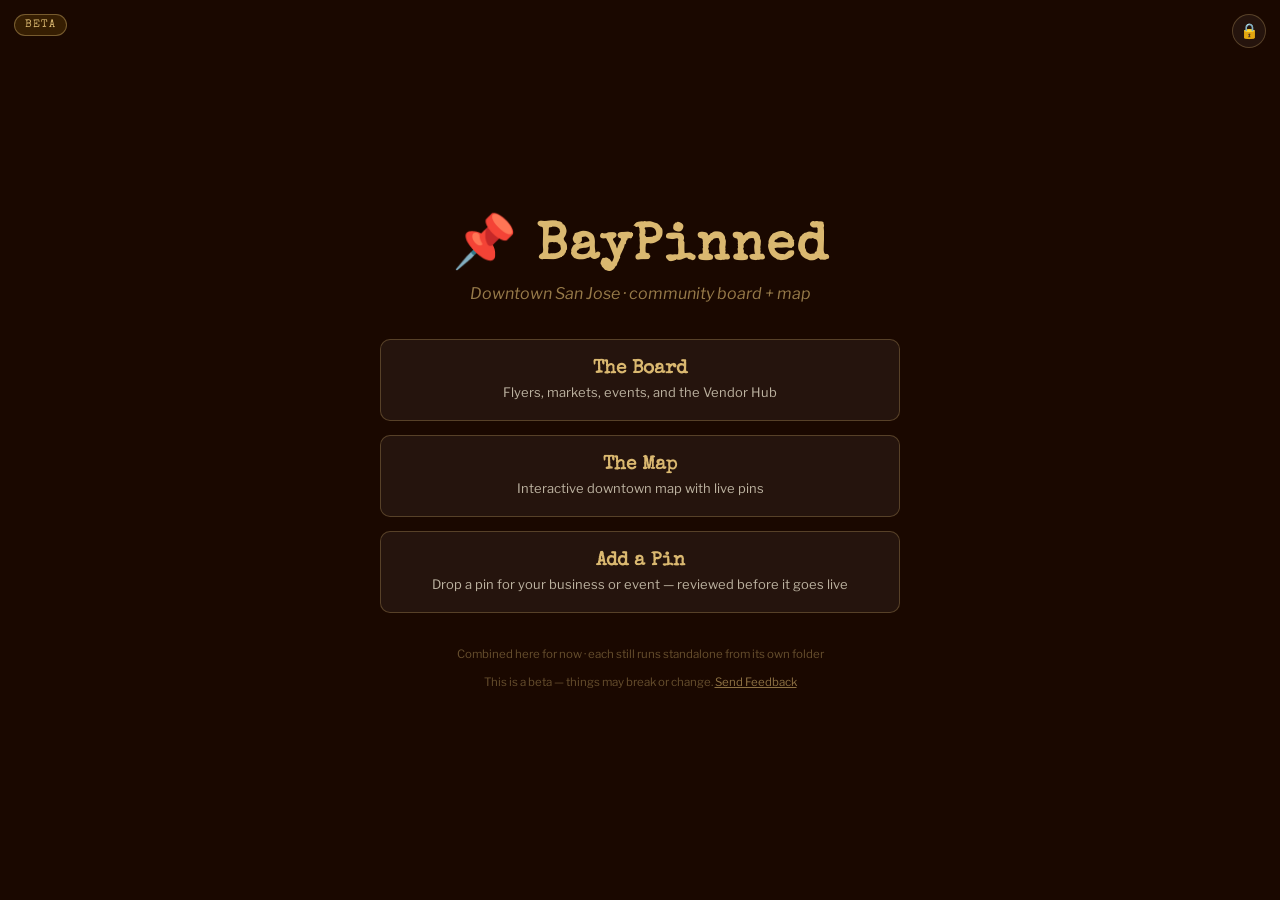
<file: index.html>
<!DOCTYPE html>
<html lang="en">
<head>
<meta charset="UTF-8">
<meta name="viewport" content="width=device-width, initial-scale=1.0, maximum-scale=1.0, user-scalable=no">
<title>BayPinned</title>
<link href="https://fonts.googleapis.com/css2?family=Special+Elite&family=Libre+Franklin:wght@400;600;700&display=swap" rel="stylesheet">
<style>
  *{box-sizing:border-box;margin:0;padding:0;}
  body{font-family:'Libre Franklin',sans-serif;background:#1a0800;color:#fdf6e0;min-height:100vh;display:flex;align-items:center;justify-content:center;padding:20px;}
  .wrap{max-width:520px;width:100%;text-align:center;}
  h1{font-family:'Special Elite',monospace;font-size:clamp(32px,8vw,52px);color:#dab870;letter-spacing:2px;margin-bottom:10px;}
  .sub{color:rgba(218,184,112,.65);font-style:italic;margin-bottom:36px;}
  .links{display:flex;flex-direction:column;gap:14px;}
  a.card{display:block;background:rgba(255,255,255,.05);border:1px solid rgba(218,184,112,.28);border-radius:10px;padding:20px 22px;text-decoration:none;color:#fdf6e0;transition:border-color .2s,background .2s;}
  a.card:hover{border-color:#b8860b;background:rgba(218,184,112,.08);}
  a.card h2{font-family:'Special Elite',monospace;font-size:19px;color:#dab870;margin-bottom:5px;}
  a.card p{font-size:13px;color:rgba(253,246,224,.7);}
  footer{margin-top:34px;font-size:11.5px;color:rgba(218,184,112,.4);}
  .ownerlink{position:fixed;top:14px;right:14px;width:34px;height:34px;border-radius:50%;background:rgba(255,255,255,.05);border:1px solid rgba(218,184,112,.28);display:flex;align-items:center;justify-content:center;font-size:15px;text-decoration:none;transition:border-color .2s,background .2s;}
  .ownerlink:hover{border-color:#b8860b;background:rgba(218,184,112,.08);}
  .betatag{position:fixed;top:14px;left:14px;background:rgba(184,134,11,.18);border:1px solid rgba(218,184,112,.4);color:#dab870;font-family:'Special Elite',monospace;font-size:10.5px;letter-spacing:1px;padding:5px 10px;border-radius:12px;}
  .feedbacklink{display:inline-block;margin-top:14px;font-size:11.5px;color:rgba(218,184,112,.6);text-decoration:underline;}
  .feedbacklink:hover{color:#dab870;}
</style>
</head>
<body>
<div class="betatag">BETA</div>
<a class="ownerlink" href="https://armanib5.github.io/Dashboard/" title="Owner Dashboard">&#128274;</a>
<div class="wrap">
  <h1>📌 BayPinned</h1>
  <div class="sub">Downtown San Jose &middot; community board + map</div>
  <div class="links">
    <a class="card" href="board/index.html">
      <h2>The Board</h2>
      <p>Flyers, markets, events, and the Vendor Hub</p>
    </a>
    <a class="card" href="map/index.html">
      <h2>The Map</h2>
      <p>Interactive downtown map with live pins</p>
    </a>
    <a class="card" href="pins/index.html">
      <h2>Add a Pin</h2>
      <p>Drop a pin for your business or event &mdash; reviewed before it goes live</p>
    </a>
  </div>
  <footer>
    Combined here for now &middot; each still runs standalone from its own folder<br>
    This is a beta &mdash; things may break or change.
    <a class="feedbacklink" href="mailto:citypinned@gmail.com?subject=BayPinned%20Feedback">Send Feedback</a>
  </footer>
</div>
</body>
</html>
</file>
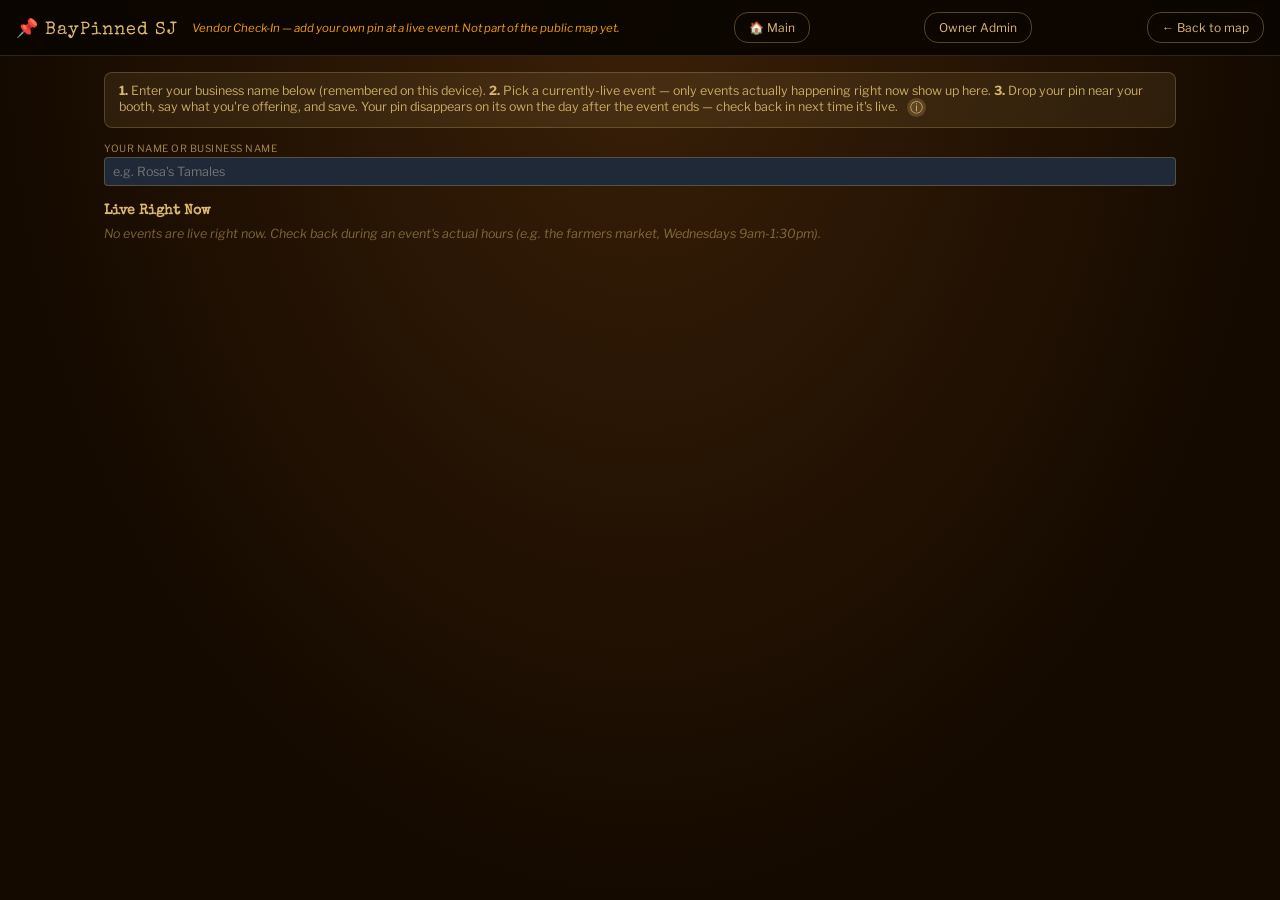
<file: map/vendor.html>
<!DOCTYPE html>
<html lang="en">
<head>
<meta charset="UTF-8">
<meta name="viewport" content="width=device-width, initial-scale=1.0, maximum-scale=1.0, user-scalable=no">
<title>BayPinned SJ &mdash; Vendor Check-In</title>
<link href="https://fonts.googleapis.com/css2?family=Special+Elite&family=Libre+Franklin:wght@400;600;700&display=swap" rel="stylesheet">
<link rel="stylesheet" href="vendor/leaflet/leaflet.css">
<link rel="stylesheet" href="css/style.css">
<link rel="stylesheet" href="css/admin.css">
</head>
<body>
<div class="bg"></div>
<div class="page">
  <div class="admintop">
    <div class="logo">&#128204; BayPinned SJ</div>
    <div class="warn">Vendor Check-In &mdash; add your own pin at a live event. Not part of the public map yet.</div>
    <a href="../index.html">&#127968; Main</a>
    <a href="admin.html">Owner Admin</a>
    <a href="index.html">&larr; Back to map</a>
  </div>

  <div class="adminwrap">
    <div class="adminhint">
      <b>1.</b> Enter your business name below (remembered on this device).
      <b>2.</b> Pick a currently-live event &mdash; only events actually happening right now show up here.
      <b>3.</b> Drop your pin near your booth, say what you're offering, and save.
      Your pin disappears on its own the day after the event ends &mdash; check back in next time it's live.
      <span class="infobtn" data-info="Nothing here saves to the live map automatically yet - there's no shared database set up. Export your pin below and send it to Claude (or the site owner) to make it official, same as the owner's admin tool. This will become instant once the real backend is ready.">&#9432;</span>
    </div>

    <div class="formgrid" style="margin-bottom:18px;">
      <label>Your name or business name
        <input id="vOwner" type="text" placeholder="e.g. Rosa's Tamales">
      </label>
    </div>

    <div id="liveEventsWrap">
      <h3 class="sectiontitle">Live Right Now</h3>
      <div id="liveEventsList" class="eventlist"></div>
    </div>

    <div id="checkinArea" style="display:none;">
      <h3 class="sectiontitle" id="checkinTitle"></h3>
      <div class="mframe">
        <div id="vendorMap"></div>
      </div>
    </div>
  </div>

  <div class="panel" id="vpanel" style="display:none;">
    <div class="panel-inner">
      <div class="savestatus" id="vSaveStatus">Autosave status will appear here.</div>
      <h3 id="vFormTitle">New check-in pin</h3>
      <div class="formgrid">
        <label>What are you offering?
          <input id="vWhat" type="text" placeholder="e.g. Tamales and horchata">
        </label>
        <label>Short note (optional)
          <input id="vNote" type="text" placeholder="e.g. Cash only, booth #4">
        </label>
      </div>
      <div class="btnrow">
        <button class="abtn green" id="btnSaveVendorPin">Save My Pin</button>
        <button class="abtn red" id="btnDeleteVendorPin">Delete My Pin</button>
        <button class="abtn outline" id="btnCancelVendorPin">Cancel</button>
      </div>
      <div class="exportbox">
        <p class="exporthelp">Click <b>Export</b>, paste it into your next message to Claude (or send the event organizer the file), and it'll be made official.</p>
        <div class="btnrow" style="margin-top:0;">
          <button class="abtn gold" id="btnExportVendor">Export Updated vendorpins.js</button>
          <button class="abtn outline" id="btnDownloadVendor">Download vendorpins.js</button>
        </div>
        <div class="exportconfirm" id="vExportConfirm"></div>
        <textarea id="vExportOut" readonly></textarea>
      </div>
    </div>
  </div>
</div>

<script src="vendor/leaflet/leaflet.js"></script>
<script src="data/places.js?v=8"></script>
<script src="data/vendorpins.js?v=1"></script>
<script src="js/vendor.js?v=1"></script>
</body>
</html>
</file>
<file: map/vendor/leaflet/leaflet.css>
/* required styles */

.leaflet-pane,
.leaflet-tile,
.leaflet-marker-icon,
.leaflet-marker-shadow,
.leaflet-tile-container,
.leaflet-pane > svg,
.leaflet-pane > canvas,
.leaflet-zoom-box,
.leaflet-image-layer,
.leaflet-layer {
	position: absolute;
	left: 0;
	top: 0;
	}
.leaflet-container {
	overflow: hidden;
	}
.leaflet-tile,
.leaflet-marker-icon,
.leaflet-marker-shadow {
	-webkit-user-select: none;
	   -moz-user-select: none;
	        user-select: none;
	  -webkit-user-drag: none;
	}
/* Prevents IE11 from highlighting tiles in blue */
.leaflet-tile::selection {
	background: transparent;
}
/* Safari renders non-retina tile on retina better with this, but Chrome is worse */
.leaflet-safari .leaflet-tile {
	image-rendering: -webkit-optimize-contrast;
	}
/* hack that prevents hw layers "stretching" when loading new tiles */
.leaflet-safari .leaflet-tile-container {
	width: 1600px;
	height: 1600px;
	-webkit-transform-origin: 0 0;
	}
.leaflet-marker-icon,
.leaflet-marker-shadow {
	display: block;
	}
/* .leaflet-container svg: reset svg max-width decleration shipped in Joomla! (joomla.org) 3.x */
/* .leaflet-container img: map is broken in FF if you have max-width: 100% on tiles */
.leaflet-container .leaflet-overlay-pane svg {
	max-width: none !important;
	max-height: none !important;
	}
.leaflet-container .leaflet-marker-pane img,
.leaflet-container .leaflet-shadow-pane img,
.leaflet-container .leaflet-tile-pane img,
.leaflet-container img.leaflet-image-layer,
.leaflet-container .leaflet-tile {
	max-width: none !important;
	max-height: none !important;
	width: auto;
	padding: 0;
	}

.leaflet-container img.leaflet-tile {
	/* See: https://bugs.chromium.org/p/chromium/issues/detail?id=600120 */
	mix-blend-mode: plus-lighter;
}

.leaflet-container.leaflet-touch-zoom {
	-ms-touch-action: pan-x pan-y;
	touch-action: pan-x pan-y;
	}
.leaflet-container.leaflet-touch-drag {
	-ms-touch-action: pinch-zoom;
	/* Fallback for FF which doesn't support pinch-zoom */
	touch-action: none;
	touch-action: pinch-zoom;
}
.leaflet-container.leaflet-touch-drag.leaflet-touch-zoom {
	-ms-touch-action: none;
	touch-action: none;
}
.leaflet-container {
	-webkit-tap-highlight-color: transparent;
}
.leaflet-container a {
	-webkit-tap-highlight-color: rgba(51, 181, 229, 0.4);
}
.leaflet-tile {
	filter: inherit;
	visibility: hidden;
	}
.leaflet-tile-loaded {
	visibility: inherit;
	}
.leaflet-zoom-box {
	width: 0;
	height: 0;
	-moz-box-sizing: border-box;
	     box-sizing: border-box;
	z-index: 800;
	}
/* workaround for https://bugzilla.mozilla.org/show_bug.cgi?id=888319 */
.leaflet-overlay-pane svg {
	-moz-user-select: none;
	}

.leaflet-pane         { z-index: 400; }

.leaflet-tile-pane    { z-index: 200; }
.leaflet-overlay-pane { z-index: 400; }
.leaflet-shadow-pane  { z-index: 500; }
.leaflet-marker-pane  { z-index: 600; }
.leaflet-tooltip-pane   { z-index: 650; }
.leaflet-popup-pane   { z-index: 700; }

.leaflet-map-pane canvas { z-index: 100; }
.leaflet-map-pane svg    { z-index: 200; }

.leaflet-vml-shape {
	width: 1px;
	height: 1px;
	}
.lvml {
	behavior: url(#default#VML);
	display: inline-block;
	position: absolute;
	}


/* control positioning */

.leaflet-control {
	position: relative;
	z-index: 800;
	pointer-events: visiblePainted; /* IE 9-10 doesn't have auto */
	pointer-events: auto;
	}
.leaflet-top,
.leaflet-bottom {
	position: absolute;
	z-index: 1000;
	pointer-events: none;
	}
.leaflet-top {
	top: 0;
	}
.leaflet-right {
	right: 0;
	}
.leaflet-bottom {
	bottom: 0;
	}
.leaflet-left {
	left: 0;
	}
.leaflet-control {
	float: left;
	clear: both;
	}
.leaflet-right .leaflet-control {
	float: right;
	}
.leaflet-top .leaflet-control {
	margin-top: 10px;
	}
.leaflet-bottom .leaflet-control {
	margin-bottom: 10px;
	}
.leaflet-left .leaflet-control {
	margin-left: 10px;
	}
.leaflet-right .leaflet-control {
	margin-right: 10px;
	}


/* zoom and fade animations */

.leaflet-fade-anim .leaflet-popup {
	opacity: 0;
	-webkit-transition: opacity 0.2s linear;
	   -moz-transition: opacity 0.2s linear;
	        transition: opacity 0.2s linear;
	}
.leaflet-fade-anim .leaflet-map-pane .leaflet-popup {
	opacity: 1;
	}
.leaflet-zoom-animated {
	-webkit-transform-origin: 0 0;
	    -ms-transform-origin: 0 0;
	        transform-origin: 0 0;
	}
svg.leaflet-zoom-animated {
	will-change: transform;
}

.leaflet-zoom-anim .leaflet-zoom-animated {
	-webkit-transition: -webkit-transform 0.25s cubic-bezier(0,0,0.25,1);
	   -moz-transition:    -moz-transform 0.25s cubic-bezier(0,0,0.25,1);
	        transition:         transform 0.25s cubic-bezier(0,0,0.25,1);
	}
.leaflet-zoom-anim .leaflet-tile,
.leaflet-pan-anim .leaflet-tile {
	-webkit-transition: none;
	   -moz-transition: none;
	        transition: none;
	}

.leaflet-zoom-anim .leaflet-zoom-hide {
	visibility: hidden;
	}


/* cursors */

.leaflet-interactive {
	cursor: pointer;
	}
.leaflet-grab {
	cursor: -webkit-grab;
	cursor:    -moz-grab;
	cursor:         grab;
	}
.leaflet-crosshair,
.leaflet-crosshair .leaflet-interactive {
	cursor: crosshair;
	}
.leaflet-popup-pane,
.leaflet-control {
	cursor: auto;
	}
.leaflet-dragging .leaflet-grab,
.leaflet-dragging .leaflet-grab .leaflet-interactive,
.leaflet-dragging .leaflet-marker-draggable {
	cursor: move;
	cursor: -webkit-grabbing;
	cursor:    -moz-grabbing;
	cursor:         grabbing;
	}

/* marker & overlays interactivity */
.leaflet-marker-icon,
.leaflet-marker-shadow,
.leaflet-image-layer,
.leaflet-pane > svg path,
.leaflet-tile-container {
	pointer-events: none;
	}

.leaflet-marker-icon.leaflet-interactive,
.leaflet-image-layer.leaflet-interactive,
.leaflet-pane > svg path.leaflet-interactive,
svg.leaflet-image-layer.leaflet-interactive path {
	pointer-events: visiblePainted; /* IE 9-10 doesn't have auto */
	pointer-events: auto;
	}

/* visual tweaks */

.leaflet-container {
	background: #ddd;
	outline-offset: 1px;
	}
.leaflet-container a {
	color: #0078A8;
	}
.leaflet-zoom-box {
	border: 2px dotted #38f;
	background: rgba(255,255,255,0.5);
	}


/* general typography */
.leaflet-container {
	font-family: "Helvetica Neue", Arial, Helvetica, sans-serif;
	font-size: 12px;
	font-size: 0.75rem;
	line-height: 1.5;
	}


/* general toolbar styles */

.leaflet-bar {
	box-shadow: 0 1px 5px rgba(0,0,0,0.65);
	border-radius: 4px;
	}
.leaflet-bar a {
	background-color: #fff;
	border-bottom: 1px solid #ccc;
	width: 26px;
	height: 26px;
	line-height: 26px;
	display: block;
	text-align: center;
	text-decoration: none;
	color: black;
	}
.leaflet-bar a,
.leaflet-control-layers-toggle {
	background-position: 50% 50%;
	background-repeat: no-repeat;
	display: block;
	}
.leaflet-bar a:hover,
.leaflet-bar a:focus {
	background-color: #f4f4f4;
	}
.leaflet-bar a:first-child {
	border-top-left-radius: 4px;
	border-top-right-radius: 4px;
	}
.leaflet-bar a:last-child {
	border-bottom-left-radius: 4px;
	border-bottom-right-radius: 4px;
	border-bottom: none;
	}
.leaflet-bar a.leaflet-disabled {
	cursor: default;
	background-color: #f4f4f4;
	color: #bbb;
	}

.leaflet-touch .leaflet-bar a {
	width: 30px;
	height: 30px;
	line-height: 30px;
	}
.leaflet-touch .leaflet-bar a:first-child {
	border-top-left-radius: 2px;
	border-top-right-radius: 2px;
	}
.leaflet-touch .leaflet-bar a:last-child {
	border-bottom-left-radius: 2px;
	border-bottom-right-radius: 2px;
	}

/* zoom control */

.leaflet-control-zoom-in,
.leaflet-control-zoom-out {
	font: bold 18px 'Lucida Console', Monaco, monospace;
	text-indent: 1px;
	}

.leaflet-touch .leaflet-control-zoom-in, .leaflet-touch .leaflet-control-zoom-out  {
	font-size: 22px;
	}


/* layers control */

.leaflet-control-layers {
	box-shadow: 0 1px 5px rgba(0,0,0,0.4);
	background: #fff;
	border-radius: 5px;
	}
.leaflet-control-layers-toggle {
	background-image: url(images/layers.png);
	width: 36px;
	height: 36px;
	}
.leaflet-retina .leaflet-control-layers-toggle {
	background-image: url(images/layers-2x.png);
	background-size: 26px 26px;
	}
.leaflet-touch .leaflet-control-layers-toggle {
	width: 44px;
	height: 44px;
	}
.leaflet-control-layers .leaflet-control-layers-list,
.leaflet-control-layers-expanded .leaflet-control-layers-toggle {
	display: none;
	}
.leaflet-control-layers-expanded .leaflet-control-layers-list {
	display: block;
	position: relative;
	}
.leaflet-control-layers-expanded {
	padding: 6px 10px 6px 6px;
	color: #333;
	background: #fff;
	}
.leaflet-control-layers-scrollbar {
	overflow-y: scroll;
	overflow-x: hidden;
	padding-right: 5px;
	}
.leaflet-control-layers-selector {
	margin-top: 2px;
	position: relative;
	top: 1px;
	}
.leaflet-control-layers label {
	display: block;
	font-size: 13px;
	font-size: 1.08333em;
	}
.leaflet-control-layers-separator {
	height: 0;
	border-top: 1px solid #ddd;
	margin: 5px -10px 5px -6px;
	}

/* Default icon URLs */
.leaflet-default-icon-path { /* used only in path-guessing heuristic, see L.Icon.Default */
	background-image: url(images/marker-icon.png);
	}


/* attribution and scale controls */

.leaflet-container .leaflet-control-attribution {
	background: #fff;
	background: rgba(255, 255, 255, 0.8);
	margin: 0;
	}
.leaflet-control-attribution,
.leaflet-control-scale-line {
	padding: 0 5px;
	color: #333;
	line-height: 1.4;
	}
.leaflet-control-attribution a {
	text-decoration: none;
	}
.leaflet-control-attribution a:hover,
.leaflet-control-attribution a:focus {
	text-decoration: underline;
	}
.leaflet-attribution-flag {
	display: inline !important;
	vertical-align: baseline !important;
	width: 1em;
	height: 0.6669em;
	}
.leaflet-left .leaflet-control-scale {
	margin-left: 5px;
	}
.leaflet-bottom .leaflet-control-scale {
	margin-bottom: 5px;
	}
.leaflet-control-scale-line {
	border: 2px solid #777;
	border-top: none;
	line-height: 1.1;
	padding: 2px 5px 1px;
	white-space: nowrap;
	-moz-box-sizing: border-box;
	     box-sizing: border-box;
	background: rgba(255, 255, 255, 0.8);
	text-shadow: 1px 1px #fff;
	}
.leaflet-control-scale-line:not(:first-child) {
	border-top: 2px solid #777;
	border-bottom: none;
	margin-top: -2px;
	}
.leaflet-control-scale-line:not(:first-child):not(:last-child) {
	border-bottom: 2px solid #777;
	}

.leaflet-touch .leaflet-control-attribution,
.leaflet-touch .leaflet-control-layers,
.leaflet-touch .leaflet-bar {
	box-shadow: none;
	}
.leaflet-touch .leaflet-control-layers,
.leaflet-touch .leaflet-bar {
	border: 2px solid rgba(0,0,0,0.2);
	background-clip: padding-box;
	}


/* popup */

.leaflet-popup {
	position: absolute;
	text-align: center;
	margin-bottom: 20px;
	}
.leaflet-popup-content-wrapper {
	padding: 1px;
	text-align: left;
	border-radius: 12px;
	}
.leaflet-popup-content {
	margin: 13px 24px 13px 20px;
	line-height: 1.3;
	font-size: 13px;
	font-size: 1.08333em;
	min-height: 1px;
	}
.leaflet-popup-content p {
	margin: 17px 0;
	margin: 1.3em 0;
	}
.leaflet-popup-tip-container {
	width: 40px;
	height: 20px;
	position: absolute;
	left: 50%;
	margin-top: -1px;
	margin-left: -20px;
	overflow: hidden;
	pointer-events: none;
	}
.leaflet-popup-tip {
	width: 17px;
	height: 17px;
	padding: 1px;

	margin: -10px auto 0;
	pointer-events: auto;

	-webkit-transform: rotate(45deg);
	   -moz-transform: rotate(45deg);
	    -ms-transform: rotate(45deg);
	        transform: rotate(45deg);
	}
.leaflet-popup-content-wrapper,
.leaflet-popup-tip {
	background: white;
	color: #333;
	box-shadow: 0 3px 14px rgba(0,0,0,0.4);
	}
.leaflet-container a.leaflet-popup-close-button {
	position: absolute;
	top: 0;
	right: 0;
	border: none;
	text-align: center;
	width: 24px;
	height: 24px;
	font: 16px/24px Tahoma, Verdana, sans-serif;
	color: #757575;
	text-decoration: none;
	background: transparent;
	}
.leaflet-container a.leaflet-popup-close-button:hover,
.leaflet-container a.leaflet-popup-close-button:focus {
	color: #585858;
	}
.leaflet-popup-scrolled {
	overflow: auto;
	}

.leaflet-oldie .leaflet-popup-content-wrapper {
	-ms-zoom: 1;
	}
.leaflet-oldie .leaflet-popup-tip {
	width: 24px;
	margin: 0 auto;

	-ms-filter: "progid:DXImageTransform.Microsoft.Matrix(M11=0.70710678, M12=0.70710678, M21=-0.70710678, M22=0.70710678)";
	filter: progid:DXImageTransform.Microsoft.Matrix(M11=0.70710678, M12=0.70710678, M21=-0.70710678, M22=0.70710678);
	}

.leaflet-oldie .leaflet-control-zoom,
.leaflet-oldie .leaflet-control-layers,
.leaflet-oldie .leaflet-popup-content-wrapper,
.leaflet-oldie .leaflet-popup-tip {
	border: 1px solid #999;
	}


/* div icon */

.leaflet-div-icon {
	background: #fff;
	border: 1px solid #666;
	}


/* Tooltip */
/* Base styles for the element that has a tooltip */
.leaflet-tooltip {
	position: absolute;
	padding: 6px;
	background-color: #fff;
	border: 1px solid #fff;
	border-radius: 3px;
	color: #222;
	white-space: nowrap;
	-webkit-user-select: none;
	-moz-user-select: none;
	-ms-user-select: none;
	user-select: none;
	pointer-events: none;
	box-shadow: 0 1px 3px rgba(0,0,0,0.4);
	}
.leaflet-tooltip.leaflet-interactive {
	cursor: pointer;
	pointer-events: auto;
	}
.leaflet-tooltip-top:before,
.leaflet-tooltip-bottom:before,
.leaflet-tooltip-left:before,
.leaflet-tooltip-right:before {
	position: absolute;
	pointer-events: none;
	border: 6px solid transparent;
	background: transparent;
	content: "";
	}

/* Directions */

.leaflet-tooltip-bottom {
	margin-top: 6px;
}
.leaflet-tooltip-top {
	margin-top: -6px;
}
.leaflet-tooltip-bottom:before,
.leaflet-tooltip-top:before {
	left: 50%;
	margin-left: -6px;
	}
.leaflet-tooltip-top:before {
	bottom: 0;
	margin-bottom: -12px;
	border-top-color: #fff;
	}
.leaflet-tooltip-bottom:before {
	top: 0;
	margin-top: -12px;
	margin-left: -6px;
	border-bottom-color: #fff;
	}
.leaflet-tooltip-left {
	margin-left: -6px;
}
.leaflet-tooltip-right {
	margin-left: 6px;
}
.leaflet-tooltip-left:before,
.leaflet-tooltip-right:before {
	top: 50%;
	margin-top: -6px;
	}
.leaflet-tooltip-left:before {
	right: 0;
	margin-right: -12px;
	border-left-color: #fff;
	}
.leaflet-tooltip-right:before {
	left: 0;
	margin-left: -12px;
	border-right-color: #fff;
	}

/* Printing */

@media print {
	/* Prevent printers from removing background-images of controls. */
	.leaflet-control {
		-webkit-print-color-adjust: exact;
		print-color-adjust: exact;
		}
	}
</file>
<file: map/css/style.css>
:root{
  --w1:#1e0f00;--w2:#3d1e08;--w3:#5a3010;
  --cl:#dab870;--cr:#fdf6e0;--cr2:#f0e4c0;--ink:#1a0e00;
  --g:#3d6b42;--bl:#2c5f8a;--go:#b8860b;--re:#c0392b;
  --pu:#6a4e7a;--br:#7a5230;--cr8:#8B0000;--wn:#6b1e3c;--gr:#64748b;
}
*{box-sizing:border-box;margin:0;padding:0;}
html,body{overflow-x:hidden;}
body{font-family:'Libre Franklin',sans-serif;color:var(--ink);background:#1a0800;min-height:100vh;}
.bg{position:fixed;inset:0;z-index:0;background:radial-gradient(ellipse at 50% 0%,#3a2008,#150a00 70%);}
.page{position:relative;z-index:1;}

.topbar{position:sticky;top:0;z-index:900;background:rgba(12,6,0,.97);backdrop-filter:blur(14px);border-bottom:1px solid rgba(218,184,112,.18);display:flex;align-items:center;gap:10px;padding:12px 16px;flex-wrap:wrap;}
.topbar .logo{font-family:'Special Elite',monospace;font-size:20px;color:var(--cl);letter-spacing:2px;}
.topbar .note{font-size:11px;color:rgba(218,184,112,.5);font-style:italic;}
.topbar .backboard{margin-left:auto;flex-shrink:0;font-family:'Special Elite',monospace;font-size:12px;color:var(--cl);text-decoration:none;border:1px solid rgba(218,184,112,.35);padding:7px 14px;border-radius:14px;white-space:nowrap;transition:background .2s;}
.topbar .backboard:hover{background:rgba(218,184,112,.12);}

#mapSec{max-width:1100px;margin:0 auto 60px;padding:20px 14px 0;}
.sh{display:flex;align-items:center;gap:10px;margin-bottom:10px;}
.sh h2{font-family:'Special Elite',monospace;font-size:20px;color:var(--cl);letter-spacing:1px;flex:1;min-width:0;overflow:hidden;text-overflow:ellipsis;white-space:nowrap;}
.mapnote{font-size:12px;font-style:italic;color:rgba(218,184,112,.55);margin:0 0 14px;}

/* Search bar */
.mapsearch{position:relative;margin-bottom:14px;}
.mapsearch .msin{display:flex;align-items:center;gap:8px;background:#1f2937;border:1.5px solid rgba(218,184,112,.28);border-radius:24px;height:48px;padding:0 14px;transition:border-color .2s;}
.mapsearch .msin:focus-within{border-color:rgba(218,184,112,.7);}
.mapsearch .msin svg{flex-shrink:0;opacity:.6;}
.mapsearch input{flex:1;background:none;border:none;outline:none;color:#fff;font-family:'Libre Franklin',sans-serif;font-size:16px;}
.mapsearch input::placeholder{color:rgba(255,255,255,.4);}
.mapsearch .msclear{background:none;border:none;color:rgba(255,255,255,.5);cursor:pointer;font-size:16px;padding:4px 6px;display:none;}
.mapsearch .msclear.show{display:block;}
.msresults{position:absolute;top:54px;left:0;right:0;background:#1f2937;border:1px solid rgba(218,184,112,.28);border-radius:10px;max-height:320px;overflow-y:auto;z-index:1200;box-shadow:0 14px 40px rgba(0,0,0,.55);display:none;}
.msresults.show{display:block;}
.msrow{display:flex;align-items:center;gap:10px;height:44px;padding:0 14px;cursor:pointer;color:#fff;font-size:13px;border-bottom:1px solid rgba(255,255,255,.06);}
.msrow:last-child{border-bottom:none;}
.msrow:hover{background:rgba(255,255,255,.06);}
.msdot{width:10px;height:10px;border-radius:50%;flex-shrink:0;}
.msname{flex:1;overflow:hidden;text-overflow:ellipsis;white-space:nowrap;}
.mstype{font-size:10px;color:rgba(255,255,255,.4);flex-shrink:0;}
.msempty{padding:14px;color:rgba(255,255,255,.4);font-size:12.5px;font-style:italic;}

/* Mini city selector */
.hoodrow{display:flex;gap:8px;overflow-x:auto;scrollbar-width:none;padding-bottom:4px;margin-bottom:12px;}
.hoodrow::-webkit-scrollbar{display:none;}
.hoodbtn{flex-shrink:0;font-family:'Special Elite',monospace;font-size:12px;background:rgba(255,255,255,.05);color:rgba(218,184,112,.75);border:1px solid rgba(218,184,112,.22);padding:9px 16px;border-radius:18px;cursor:pointer;white-space:nowrap;min-height:44px;transition:all .2s;}
.hoodbtn:hover{border-color:rgba(218,184,112,.5);}
.hoodbtn.on{background:var(--go);color:#fff;border-color:var(--go);}
/* City tabs - always visible, one level above the neighborhood row.
   Switching cities swaps the whole neighborhood row below it rather
   than adding a second row alongside the San Jose one. */
.cityrow{display:flex;gap:8px;overflow-x:auto;scrollbar-width:none;padding-bottom:8px;margin-bottom:10px;border-bottom:1px solid rgba(218,184,112,.18);}
.cityrow::-webkit-scrollbar{display:none;}
.citytab{flex-shrink:0;font-family:'Special Elite',monospace;font-size:12.5px;font-weight:700;background:rgba(255,255,255,.04);color:rgba(218,184,112,.6);border:1px solid rgba(218,184,112,.22);padding:8px 16px;border-radius:16px;cursor:pointer;white-space:nowrap;min-height:40px;transition:all .2s;}
.citytab:hover{border-color:rgba(218,184,112,.5);}
.citytab.on{background:var(--go);color:#fff;border-color:var(--go);}

/* Category filters */
.filtrow{display:flex;gap:7px;overflow-x:auto;scrollbar-width:none;padding-bottom:4px;margin-bottom:16px;}
.filtrow::-webkit-scrollbar{display:none;}
.filtbtn{flex-shrink:0;font-size:11.5px;font-weight:700;background:rgba(255,255,255,.05);color:rgba(255,255,255,.75);border:1px solid rgba(255,255,255,.16);padding:8px 14px;border-radius:14px;cursor:pointer;white-space:nowrap;min-height:44px;display:flex;align-items:center;gap:6px;transition:all .2s;}
.filtbtn:hover{border-color:rgba(218,184,112,.5);}
.filtbtn.on{background:var(--go);color:#fff;border-color:var(--go);}
.filtdot{width:8px;height:8px;border-radius:50%;flex-shrink:0;}

/* Map frame - wood/gold vintage container preserved from Baypinned3 */
.mframe{background:repeating-linear-gradient(180deg,var(--w1) 0,var(--w2) 4px,var(--w1) 7px,var(--w3) 10px);border-radius:7px;padding:14px;box-shadow:0 0 0 3px var(--w3),0 0 0 6px var(--w1),0 22px 55px rgba(0,0,0,.65);}
.mvp{overflow:hidden;border-radius:3px;height:560px;position:relative;}
#leafletMap{width:100%;height:100%;background:#e8e2d0;}

.mlg{position:absolute;bottom:12px;right:12px;background:rgba(253,246,220,.95);border:1px solid rgba(90,60,20,.28);border-radius:4px;padding:9px 11px;min-width:120px;z-index:500;}
.mlg h4{font-family:'Special Elite',monospace;font-size:9px;text-transform:uppercase;letter-spacing:1px;color:#3a2010;margin-bottom:6px;}
.li{display:flex;align-items:center;gap:6px;font-size:9px;color:#3a2010;margin-bottom:4px;transition:opacity .2s;}
.ld{width:15px;height:15px;border-radius:50%;flex-shrink:0;display:flex;align-items:center;justify-content:center;font-size:8px;font-weight:700;color:#fff;font-family:'Special Elite',monospace;}
.mcomp{position:absolute;bottom:12px;left:12px;width:38px;height:38px;border:2px solid rgba(90,60,20,.45);border-radius:50%;background:rgba(253,246,220,.88);display:flex;align-items:center;justify-content:center;font-family:Georgia,serif;font-weight:700;font-size:14px;color:#3a2010;z-index:500;pointer-events:none;}

.mapctl{display:flex;gap:8px;justify-content:center;margin-top:12px;flex-wrap:wrap;}
.mbtn{background:rgba(218,184,112,.14);border:1px solid rgba(218,184,112,.28);color:#dab870;width:38px;height:38px;border-radius:50%;cursor:pointer;font-size:17px;display:flex;align-items:center;justify-content:center;transition:background .2s;}
.mbtn:hover{background:rgba(218,184,112,.26);}
.mbtn.wide{width:auto;border-radius:19px;padding:0 16px;font-size:12px;font-family:'Special Elite',monospace;gap:6px;}

/* Custom pin */
.bp-pin{position:relative;width:34px;height:44px;}
.bp-pin svg{filter:drop-shadow(0 2px 4px rgba(0,0,0,.5));}
.bp-glyph{position:absolute;top:6px;left:0;width:34px;height:22px;display:flex;align-items:center;justify-content:center;font-size:13px;line-height:1;pointer-events:none;}
.bp-cluster{display:flex;align-items:center;justify-content:center;background:var(--w2);border:2.5px solid rgba(218,184,112,.7);border-radius:50%;color:#fff;font-family:'Special Elite',monospace;font-weight:700;box-shadow:0 3px 10px rgba(0,0,0,.5);}
.bp-cluster.small{width:40px;height:40px;font-size:13px;}
.bp-cluster.medium{width:50px;height:50px;font-size:15px;}
.bp-cluster.large{width:60px;height:60px;font-size:17px;}

/* Live-now indicator: a soft pulsing ring behind the pin plus a small
   blinking dot, only rendered for places whose schedule says they're
   actually active right now. */
@keyframes bpPulseRing{0%{transform:scale(.8);opacity:.6;}75%{transform:scale(1.9);opacity:0;}100%{opacity:0;}}
@keyframes bpBlink{0%,100%{opacity:1;}50%{opacity:.4;}}
.bp-livering{position:absolute;top:6px;left:6px;width:22px;height:22px;border-radius:50%;background:rgba(16,185,129,.55);animation:bpPulseRing 1.8s ease-out infinite;z-index:0;}
.bp-livedot{position:absolute;top:2px;right:2px;width:9px;height:9px;border-radius:50%;background:#10b981;border:2px solid #fff;animation:bpBlink 1.4s ease-in-out infinite;z-index:2;}
.bp-livebadge{font-family:'Special Elite',monospace;font-size:8.5px;font-weight:700;letter-spacing:1px;background:#10b981;color:#fff;padding:3px 7px;border-radius:2px;display:inline-block;margin-bottom:7px;animation:bpBlink 1.4s ease-in-out infinite;}

/* Hanging flyer info card - clothespinned to a string near the top of the
   map, standing in for a default Leaflet popup so pin info behaves the
   same and stays visible/closable on both desktop and mobile. */
.mapstring{position:absolute;left:10%;right:10%;top:34px;height:2px;z-index:600;background:linear-gradient(90deg,#5a3408,#b07028 8%,#e0a840 25%,#c8903a 50%,#dca838 78%,#b07028 94%,#5a3408);box-shadow:0 2px 5px rgba(0,0,0,.5);pointer-events:none;}
.mapflyerwrap{position:absolute;top:34px;left:50%;transform:translateX(-50%);z-index:650;display:none;flex-direction:column;align-items:center;max-width:90%;}
.mapflyerwrap.show{display:flex;}
.mapclip{width:13px;height:24px;background:linear-gradient(90deg,#c9a06a,#a97c48 46%,#8a6236 50%,#a97c48 54%,#c9a06a);border-radius:3px;box-shadow:0 2px 4px rgba(0,0,0,.45);margin-bottom:-5px;position:relative;z-index:2;flex-shrink:0;}
.mapflyer{width:270px;max-width:100%;background:linear-gradient(158deg,#fdf6e0,#f0e2ba);border-top:4px solid var(--go);border-radius:6px;box-shadow:0 18px 40px rgba(0,0,0,.55);position:relative;}
.mapflyer .mfx{position:absolute;top:8px;right:8px;width:26px;height:26px;border-radius:50%;background:#c0392b;color:#fff;border:2px solid #fff;font-size:14px;font-weight:700;cursor:pointer;display:flex;align-items:center;justify-content:center;z-index:3;}
.bp-card{padding:14px 16px 16px;}
.bp-cat{font-family:'Special Elite',monospace;font-size:8.5px;text-transform:uppercase;letter-spacing:1.4px;padding:3px 8px;color:#fff;display:inline-block;margin-bottom:7px;border-radius:2px;}
.bp-card h3{font-family:'Special Elite',monospace;font-size:15px;color:#1a0800;line-height:1.3;margin-bottom:5px;}
.bp-desc{font-size:12px;color:#3a2810;line-height:1.5;margin-bottom:9px;white-space:pre-line;}
.bp-meta{font-size:11px;color:#5a4030;line-height:1.6;margin-bottom:11px;}
.bp-meta b{color:#3a2010;}
.bp-btnrow{display:flex;gap:6px;flex-wrap:wrap;}
.bp-btn{flex:1;min-width:80px;text-align:center;padding:8px 6px;border-radius:5px;font-size:10.5px;font-weight:700;text-decoration:none;color:#fff;cursor:pointer;border:none;}
.bp-btn.blue{background:var(--bl);}
.bp-btn.gold{background:var(--go);}
.bp-btn.purple{background:var(--pu);}

/* Full Details overlay - a bigger vintage card with everything the flyer
   has, plus more breathing room. Reached from the flyer's Full Details
   button. */
.detailov{position:fixed;inset:0;background:rgba(6,3,0,.88);display:none;align-items:center;justify-content:center;padding:16px;z-index:2000;backdrop-filter:blur(6px);}
.detailov.on{display:flex;}
.detailpanel{background:linear-gradient(158deg,#fdf6e0,#f0e2ba);max-width:480px;width:100%;max-height:88vh;overflow-y:auto;border-radius:8px;position:relative;box-shadow:0 32px 80px rgba(0,0,0,.7);border-top:4px solid var(--go);padding:24px 22px 26px;}
.detailpanel .xbtn{position:absolute;top:11px;right:11px;width:35px;height:35px;border-radius:50%;background:#c0392b;color:#fff;border:3px solid #fff;font-size:15px;font-weight:700;cursor:pointer;display:flex;align-items:center;justify-content:center;z-index:2;}
.detailpanel .dcat{font-family:'Special Elite',monospace;font-size:9px;text-transform:uppercase;letter-spacing:1.5px;padding:3px 9px;color:#fff;display:inline-block;border-radius:2px;}
.detailpanel h2{font-family:'Special Elite',monospace;font-size:22px;color:#1a0800;margin:9px 0 6px;line-height:1.25;}
.detailpanel .dwhen{font-weight:700;font-size:13.5px;color:#8B2500;margin-bottom:8px;}
.detailpanel .ddesc{font-size:14px;line-height:1.65;color:#2a1800;margin-bottom:16px;white-space:pre-line;}
.detailpanel .digrid{display:grid;grid-template-columns:1fr 1fr;gap:9px;margin-bottom:16px;}
.detailpanel .dibox{background:rgba(0,0,0,.04);border:1px solid rgba(90,65,30,.14);border-radius:4px;padding:10px;}
.detailpanel .dibox h4{font-family:'Special Elite',monospace;font-size:9.5px;text-transform:uppercase;letter-spacing:1px;color:#8a6030;margin-bottom:4px;}
.detailpanel .dibox p{font-size:11.5px;color:#3a2810;line-height:1.5;}
.detailpanel .dbtnrow{display:flex;gap:8px;flex-wrap:wrap;}
.detailpanel .dbtnrow .bp-btn{padding:10px 14px;font-size:12px;}

.mysink{position:absolute;top:12px;right:12px;z-index:500;}

footer{text-align:center;color:rgba(200,160,70,.35);font-size:12px;padding:20px 14px 42px;border-top:1px solid rgba(255,255,255,.04);}

@media(max-width:640px){
  .topbar .note{display:none;}
  .topbar .backboard{font-size:11px;padding:6px 11px;}
  .sh h2{font-size:16px;}
  .citytab{font-size:11px;padding:7px 12px;}
  .mvp{height:60vh;min-height:360px;}
  .mbtn{width:48px;height:48px;font-size:20px;}
  .mysink{top:8px;right:8px;}
  #mapSec{padding:14px 8px 0;}
  .mframe{padding:8px;}
  .mlg{padding:6px 8px;min-width:88px;bottom:8px;right:8px;}
  .mlg h4{font-size:7.5px;margin-bottom:4px;}
  .li{font-size:7.5px;margin-bottom:2px;gap:4px;}
  .ld{width:12px;height:12px;font-size:6.5px;}
  .mcomp{width:30px;height:30px;font-size:11px;bottom:8px;left:8px;}
  .mapstring{top:20px;left:6%;right:6%;}
  .mapflyerwrap{top:20px;max-width:94%;}
  .mapflyer{width:250px;}
}
</file>
<file: map/css/admin.css>
.admintop{background:rgba(12,6,0,.97);border-bottom:1px solid rgba(218,184,112,.18);padding:12px 16px;display:flex;align-items:center;gap:14px;flex-wrap:wrap;}
.admintop .logo{font-family:'Special Elite',monospace;font-size:18px;color:var(--cl);letter-spacing:1px;}
.admintop .warn{font-size:11.5px;color:#f59e0b;font-style:italic;}
.admintop a{margin-left:auto;font-size:12px;color:var(--cl);text-decoration:none;border:1px solid rgba(218,184,112,.35);padding:7px 14px;border-radius:14px;}
.admintop a:hover{background:rgba(218,184,112,.12);}

.adminwrap{max-width:1100px;margin:0 auto;padding:16px 14px 340px;}
.adminhint{background:rgba(218,184,112,.1);border:1px solid rgba(218,184,112,.25);border-radius:8px;padding:10px 14px;font-size:12.5px;color:rgba(218,184,112,.9);margin-bottom:14px;}
.adminhint b{color:var(--cl);}

#adminMap{height:640px;border-radius:6px;}

/* Capped well under viewport height so the map stays mostly clickable
   underneath it - scroll the page so the map's top meets the viewport
   top to bring its full height above the panel. Anything that doesn't
   fit scrolls inside the panel itself. */
.panel{position:fixed;left:0;right:0;bottom:0;background:#14100a;border-top:2px solid var(--go);box-shadow:0 -12px 30px rgba(0,0,0,.5);z-index:800;max-height:300px;overflow-y:auto;}
.panel-inner{max-width:1100px;margin:0 auto;padding:12px 20px 18px;}
.savestatus{font-size:11px;padding:5px 9px;border-radius:4px;margin-bottom:10px;display:inline-block;}
.savestatus.ok{background:rgba(16,185,129,.15);color:#6ee7b7;}
.savestatus.bad{background:rgba(220,38,38,.2);color:#fca5a5;font-weight:700;}
.panel h3{font-family:'Special Elite',monospace;color:var(--cl);font-size:14px;margin-bottom:6px;}
.panel .modehint{font-size:12px;color:#f59e0b;margin-bottom:8px;}

.formgrid{display:grid;grid-template-columns:repeat(auto-fit,minmax(160px,1fr));gap:7px 12px;}
.formgrid label{display:flex;flex-direction:column;gap:3px;font-size:10px;text-transform:uppercase;letter-spacing:.5px;color:rgba(218,184,112,.7);}
.formgrid input, .formgrid select, .formgrid textarea{background:#1f2937;border:1px solid rgba(218,184,112,.28);color:#fff;padding:6px 8px;border-radius:4px;font-size:12.5px;font-family:'Libre Franklin',sans-serif;}
.formgrid textarea{resize:vertical;min-height:36px;grid-column:1/-1;}
.formgrid .full{grid-column:1/-1;}

.btnrow{display:flex;gap:8px;flex-wrap:wrap;margin-top:10px;}
.abtn{font-family:'Special Elite',monospace;font-size:12px;border:none;border-radius:6px;padding:9px 16px;cursor:pointer;color:#fff;}
.abtn.green{background:var(--g);}
.abtn.gold{background:var(--go);}
.abtn.red{background:#c0392b;}
.abtn.gray{background:#4b5563;}
.abtn.outline{background:transparent;border:1px solid rgba(218,184,112,.4);color:var(--cl);}
.abtn:disabled{opacity:.4;cursor:not-allowed;}

.exportbox{margin-top:10px;border-top:1px dashed rgba(218,184,112,.3);padding-top:10px;}
.exporthelp{font-size:11.5px;line-height:1.5;color:rgba(218,184,112,.75);margin-bottom:10px;}
.exporthelp b{color:var(--cl);}
.exportconfirm{font-size:12px;padding:6px 10px;border-radius:4px;margin-top:8px;display:none;}
.exportconfirm.ok{display:block;background:rgba(16,185,129,.15);color:#6ee7b7;}
.exportconfirm.bad{display:block;background:rgba(220,38,38,.2);color:#fca5a5;font-weight:700;}
#exportOut, #eventsExportOut, #vExportOut{width:100%;min-height:160px;font-family:monospace;font-size:11.5px;background:#0d0a06;color:#9fe89f;border:1px solid rgba(218,184,112,.3);border-radius:4px;padding:10px;margin-top:8px;display:none;}
#exportOut.show, #eventsExportOut.show, #vExportOut.show{display:block;}

.pendinglist{font-size:12px;color:rgba(218,184,112,.7);margin-top:8px;}
.pendinglist span{background:rgba(218,184,112,.15);border-radius:10px;padding:2px 8px;margin-right:6px;display:inline-block;margin-bottom:4px;}

/* Tab switcher between Pins&Zones and Events&Flyers sections */
.tabrow{display:flex;gap:8px;max-width:1100px;margin:14px auto 0;padding:0 14px;flex-wrap:wrap;}
.tabbtn{font-family:'Special Elite',monospace;font-size:12.5px;background:rgba(255,255,255,.05);color:rgba(218,184,112,.75);border:1px solid rgba(218,184,112,.25);padding:9px 16px;border-radius:8px 8px 0 0;cursor:pointer;}
.tabbtn.on{background:#14100a;color:var(--cl);border-bottom-color:#14100a;}

/* Events & Flyers list */
.eventlist{display:flex;flex-direction:column;gap:8px;margin-bottom:16px;}
.eventcard{background:rgba(255,255,255,.05);border:1px solid rgba(218,184,112,.22);border-radius:6px;padding:10px 14px;cursor:pointer;display:flex;align-items:center;gap:10px;flex-wrap:wrap;}
.eventcard .etitle{min-width:140px;}
.eventcard:hover{border-color:rgba(218,184,112,.5);}
.eventcard .ecat{font-size:9px;font-weight:700;text-transform:uppercase;letter-spacing:.5px;padding:3px 7px;border-radius:3px;color:#fff;flex-shrink:0;}
.eventcard .etitle{font-size:13px;color:#fff;flex:1;}
.eventcard .ewhen{font-size:11px;color:rgba(218,184,112,.6);}
.eventempty{font-size:12.5px;color:rgba(218,184,112,.5);font-style:italic;margin-bottom:16px;}
.eventform{background:rgba(255,255,255,.03);border:1px solid rgba(218,184,112,.2);border-radius:8px;padding:14px 16px;margin-bottom:16px;}
.eventform h3{font-family:'Special Elite',monospace;color:var(--cl);font-size:14px;margin-bottom:10px;}

/* Vendor check-in page */
.sectiontitle{font-family:'Special Elite',monospace;color:var(--cl);font-size:14px;margin:16px 0 8px;}
.infobtn{display:inline-flex;align-items:center;justify-content:center;width:19px;height:19px;border-radius:50%;background:rgba(218,184,112,.22);color:var(--cl);font-size:13px;cursor:pointer;margin-left:6px;vertical-align:middle;}
.infobtn:hover{background:rgba(218,184,112,.4);}
#vendorMap{height:420px;border-radius:6px;}
.vendor-label{background:rgba(20,16,10,.92)!important;border:1px solid rgba(218,184,112,.35)!important;color:#fff!important;font-size:10.5px!important;padding:2px 7px!important;box-shadow:none!important;}
.vendor-label::before{display:none!important;}
</file>
